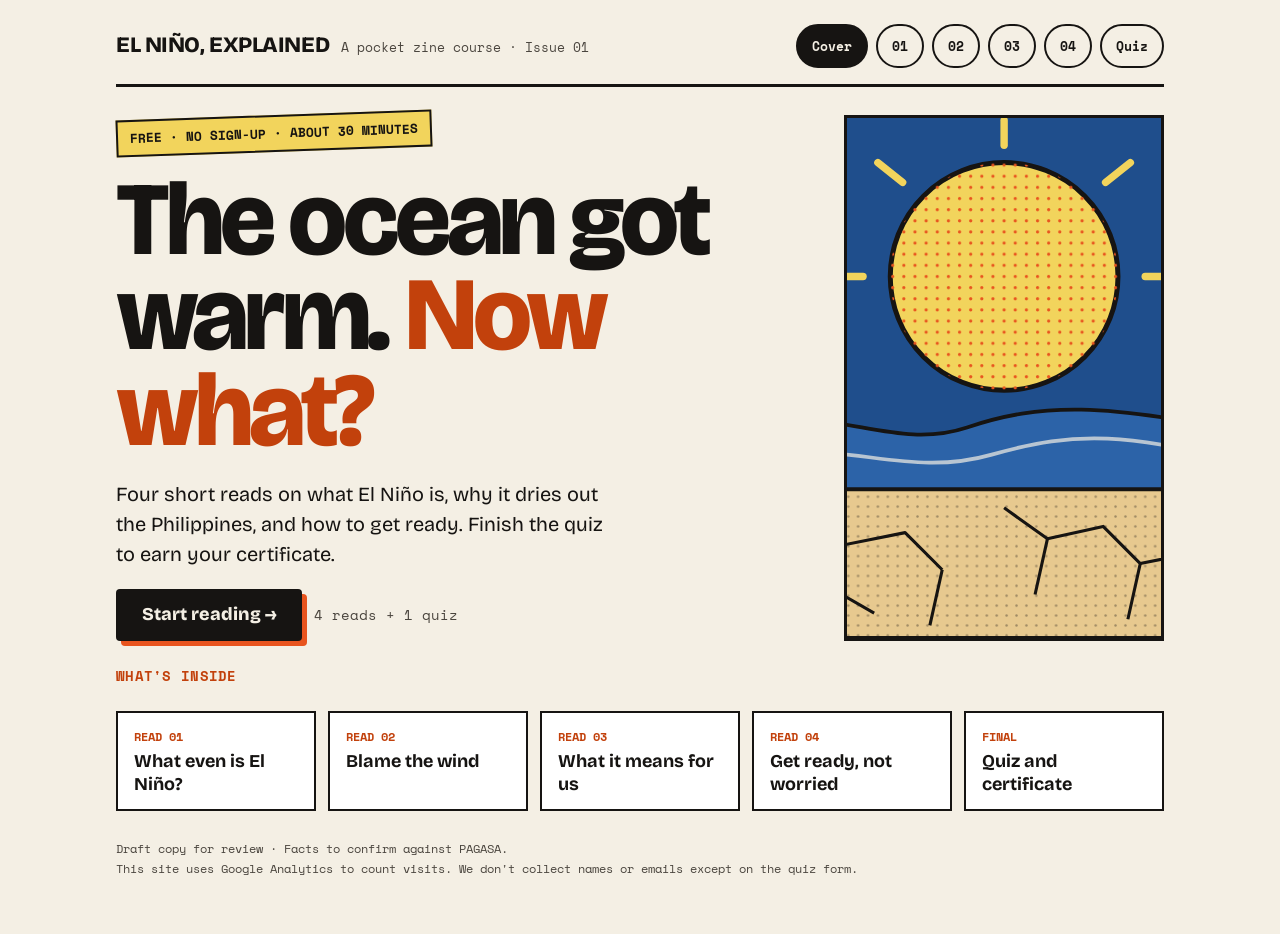
<file: index.html>
<!doctype html>
<html lang="en">
<head>
<meta charset="utf-8">
<meta name="viewport" content="width=device-width, initial-scale=1">
<title>Home · El Niño, Explained</title>
<meta name="description" content="A free, no-sign-up zine course on what El Niño is, why it dries out the Philippines, and how to get ready.">
<meta name="theme-color" content="#F4EFE4">
<link rel="icon" href="data:image/svg+xml,%3Csvg xmlns='http://www.w3.org/2000/svg' viewBox='0 0 32 32'%3E%3Ccircle cx='16' cy='16' r='12' fill='%23F2D45C' stroke='%23161412' stroke-width='3'/%3E%3C/svg%3E">
<link rel="preconnect" href="https://fonts.googleapis.com">
<link rel="preconnect" href="https://fonts.gstatic.com" crossorigin>
<link href="https://fonts.googleapis.com/css2?family=Bricolage+Grotesque:opsz,wght@12..96,400;12..96,600;12..96,800&family=Space+Mono:wght@400;700&display=swap" rel="stylesheet">
<link rel="stylesheet" href="assets/style.css?v=1795278143">
<script src="assets/config.js?v=1795278143"></script>
<script src="assets/site.js?v=1795278143"></script>
</head>
<body>
<a class="skip" href="#content">Skip to content</a>
<div class="wrap">
<header class="top">
<a class="brand" href="index.html"><b>EL NIÑO, EXPLAINED</b><span>A pocket zine course · Issue 01</span></a>
<ul class="nav"><li><a href="index.html" aria-current="page" aria-label="Home">Cover</a></li><li><a href="read-01.html" aria-label="Read 01: What even is El Niño?">01</a></li><li><a href="read-02.html" aria-label="Read 02: Blame the wind">02</a></li><li><a href="read-03.html" aria-label="Read 03: What it means for us">03</a></li><li><a href="read-04.html" aria-label="Read 04: Get ready, not worried">04</a></li><li><a href="quiz.html" aria-label="Quiz and certificate">Quiz</a></li></ul>
</header>
<main id="content" class="stack">

<section class="hero">
<div class="main">
<span class="tag">FREE · NO SIGN-UP · ABOUT 30 MINUTES</span>
<h1>The ocean got warm. <em>Now what?</em></h1>
<p class="lede">Four short reads on what El Niño is, why it dries out the Philippines, and how to get ready. Finish the quiz to earn your certificate.</p>
<div class="row" style="gap:12px;align-items:center">
<a class="btn" href="read-01.html">Start reading →</a>
<span class="mono small">4 reads + 1 quiz</span>
</div>
</div>
<div class="cover-art"><svg viewBox="0 0 400 420" preserveAspectRatio="xMidYMid slice" aria-hidden="true">
<defs>
<pattern id="dots" width="9" height="9" patternUnits="userSpaceOnUse"><circle cx="2" cy="2" r="1.3" fill="#E8541E"/></pattern>
<pattern id="inkdots" width="8" height="8" patternUnits="userSpaceOnUse"><circle cx="2" cy="2" r="1" fill="#161412" opacity=".35"/></pattern>
</defs>
<rect width="400" height="420" fill="#1F4E8C"/>
<g stroke="#F2D45C" stroke-width="6" stroke-linecap="round">
<line x1="200" y1="22" x2="200" y2="2"/><line x1="282" y1="52" x2="302" y2="36"/><line x1="118" y1="52" x2="98" y2="36"/>
<line x1="86" y1="128" x2="62" y2="128"/><line x1="314" y1="128" x2="338" y2="128"/>
</g>
<circle cx="200" cy="128" r="92" fill="#F2D45C" stroke="#161412" stroke-width="4"/>
<circle cx="200" cy="128" r="92" fill="url(#dots)"/>
<path d="M0 250 C60 230 110 270 170 250 S280 230 400 255 L400 300 L0 300 Z" fill="#2C63A8" stroke="#161412" stroke-width="3"/>
<path d="M0 275 C70 258 120 292 190 272 S300 255 400 280" fill="none" stroke="#F4EFE4" stroke-width="3" opacity=".7"/>
<path d="M0 300 L400 300 L400 420 L0 420 Z" fill="#E7C98F" stroke="#161412" stroke-width="3"/>
<rect x="0" y="300" width="400" height="120" fill="url(#inkdots)"/>
<g fill="none" stroke="#161412" stroke-width="2.5" stroke-linejoin="round">
<path d="M30 320 L70 345 L60 380 L95 400"/><path d="M70 345 L120 335 L150 365"/><path d="M150 365 L140 410"/>
<path d="M200 315 L235 340 L280 330 L310 360 L300 405"/><path d="M235 340 L225 385"/><path d="M310 360 L360 350 L395 375"/>
</g>
</svg></div>
</section>
<section class="stack" aria-labelledby="inside">
<p class="kicker" id="inside">WHAT'S INSIDE</p>
<ol class="toc">
<li><a href="read-01.html"><span class="mono">READ 01</span><b>What even is El Niño?</b></a></li>
<li><a href="read-02.html"><span class="mono">READ 02</span><b>Blame the wind</b></a></li>
<li><a href="read-03.html"><span class="mono">READ 03</span><b>What it means for us</b></a></li>
<li><a href="read-04.html"><span class="mono">READ 04</span><b>Get ready, not worried</b></a></li>
<li><a href="quiz.html"><span class="mono">FINAL</span><b>Quiz and certificate</b></a></li>
</ol>
</section>

</main>

<footer class="foot">
<p>Draft copy for review · Facts to confirm against PAGASA.</p>
<p>This site uses Google Analytics to count visits. We don't collect names or emails except on the quiz form.</p>
</footer>
</div>
</body>
</html>
</file>
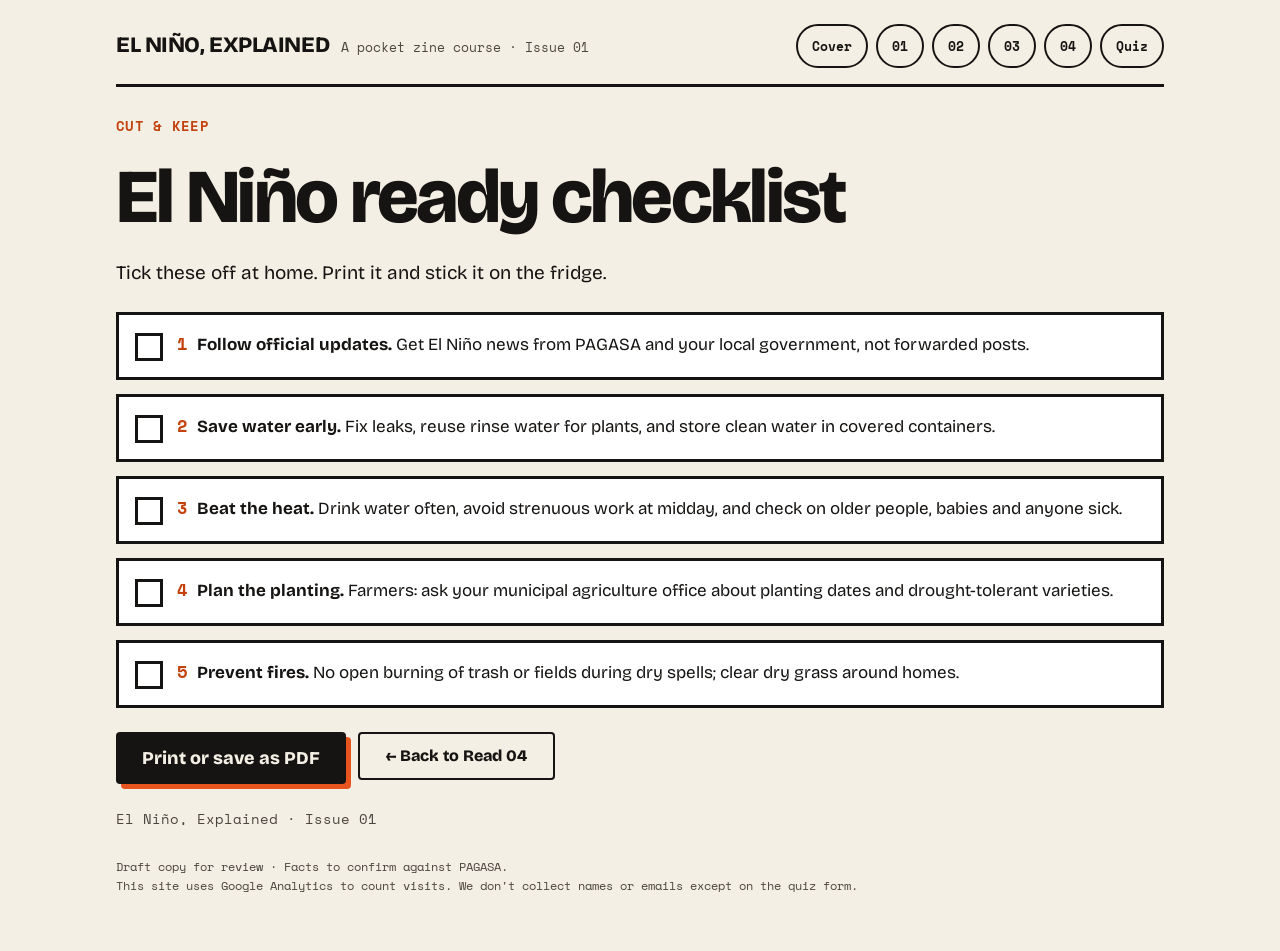
<file: checklist.html>
<!doctype html>
<html lang="en">
<head>
<meta charset="utf-8">
<meta name="viewport" content="width=device-width, initial-scale=1">
<title>El Niño ready checklist · El Niño, Explained</title>
<meta name="description" content="A printable household checklist for El Niño.">
<meta name="theme-color" content="#F4EFE4">
<link rel="icon" href="data:image/svg+xml,%3Csvg xmlns='http://www.w3.org/2000/svg' viewBox='0 0 32 32'%3E%3Ccircle cx='16' cy='16' r='12' fill='%23F2D45C' stroke='%23161412' stroke-width='3'/%3E%3C/svg%3E">
<link rel="preconnect" href="https://fonts.googleapis.com">
<link rel="preconnect" href="https://fonts.gstatic.com" crossorigin>
<link href="https://fonts.googleapis.com/css2?family=Bricolage+Grotesque:opsz,wght@12..96,400;12..96,600;12..96,800&family=Space+Mono:wght@400;700&display=swap" rel="stylesheet">
<link rel="stylesheet" href="assets/style.css?v=1795278143">
<script src="assets/config.js?v=1795278143"></script>
<script src="assets/site.js?v=1795278143"></script>
</head>
<body>
<a class="skip" href="#content">Skip to content</a>
<div class="wrap">
<header class="top">
<a class="brand" href="index.html"><b>EL NIÑO, EXPLAINED</b><span>A pocket zine course · Issue 01</span></a>
<ul class="nav"><li><a href="index.html" aria-label="Home">Cover</a></li><li><a href="read-01.html" aria-label="Read 01: What even is El Niño?">01</a></li><li><a href="read-02.html" aria-label="Read 02: Blame the wind">02</a></li><li><a href="read-03.html" aria-label="Read 03: What it means for us">03</a></li><li><a href="read-04.html" aria-label="Read 04: Get ready, not worried">04</a></li><li><a href="quiz.html" aria-label="Quiz and certificate">Quiz</a></li></ul>
</header>
<main id="content" class="stack">

<p class="kicker">CUT &amp; KEEP</p>
<h2>El Niño ready checklist</h2>
<p class="measure">Tick these off at home. Print it and stick it on the fridge.</p>
<ul class="checklist">
<li><span class="box" aria-hidden="true"></span><p><span class="num">1 </span><strong>Follow official updates.</strong> Get El Niño news from PAGASA and your local government, not forwarded posts.</p></li>
<li><span class="box" aria-hidden="true"></span><p><span class="num">2 </span><strong>Save water early.</strong> Fix leaks, reuse rinse water for plants, and store clean water in covered containers.</p></li>
<li><span class="box" aria-hidden="true"></span><p><span class="num">3 </span><strong>Beat the heat.</strong> Drink water often, avoid strenuous work at midday, and check on older people, babies and anyone sick.</p></li>
<li><span class="box" aria-hidden="true"></span><p><span class="num">4 </span><strong>Plan the planting.</strong> Farmers: ask your municipal agriculture office about planting dates and drought-tolerant varieties.</p></li>
<li><span class="box" aria-hidden="true"></span><p><span class="num">5 </span><strong>Prevent fires.</strong> No open burning of trash or fields during dry spells; clear dry grass around homes.</p></li>
</ul>
<div class="row no-print" style="gap:12px">
<button class="btn" id="print-btn" type="button">Print or save as PDF</button>
<a class="btn ghost" href="read-04.html">← Back to Read 04</a>
</div>
<p class="mono small">El Niño, Explained · Issue 01</p>

</main>

<footer class="foot">
<p>Draft copy for review · Facts to confirm against PAGASA.</p>
<p>This site uses Google Analytics to count visits. We don't collect names or emails except on the quiz form.</p>
</footer>
</div>
</body>
</html>
</file>
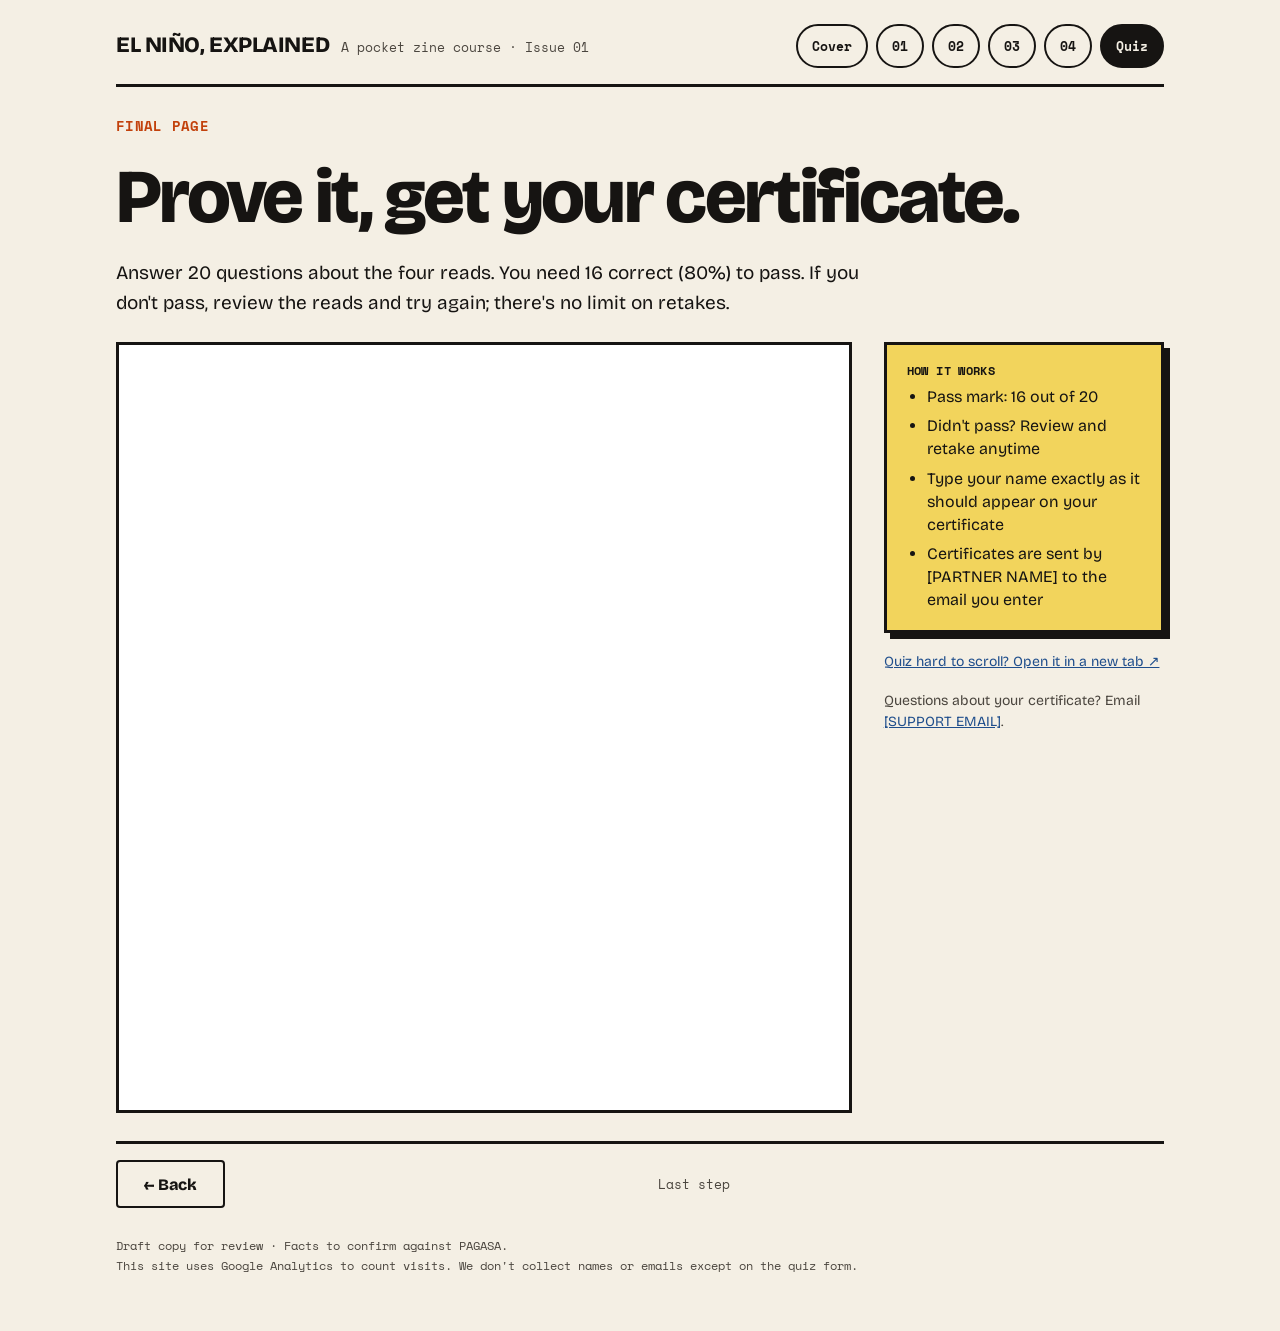
<file: quiz.html>
<!doctype html>
<html lang="en">
<head>
<meta charset="utf-8">
<meta name="viewport" content="width=device-width, initial-scale=1">
<title>Quiz and certificate · El Niño, Explained</title>
<meta name="description" content="Take the 20-question El Niño quiz to earn your certificate.">
<meta name="theme-color" content="#F4EFE4">
<link rel="icon" href="data:image/svg+xml,%3Csvg xmlns='http://www.w3.org/2000/svg' viewBox='0 0 32 32'%3E%3Ccircle cx='16' cy='16' r='12' fill='%23F2D45C' stroke='%23161412' stroke-width='3'/%3E%3C/svg%3E">
<link rel="preconnect" href="https://fonts.googleapis.com">
<link rel="preconnect" href="https://fonts.gstatic.com" crossorigin>
<link href="https://fonts.googleapis.com/css2?family=Bricolage+Grotesque:opsz,wght@12..96,400;12..96,600;12..96,800&family=Space+Mono:wght@400;700&display=swap" rel="stylesheet">
<link rel="stylesheet" href="assets/style.css?v=1795278143">
<script src="assets/config.js?v=1795278143"></script>
<script src="assets/site.js?v=1795278143"></script>
</head>
<body>
<a class="skip" href="#content">Skip to content</a>
<div class="wrap">
<header class="top">
<a class="brand" href="index.html"><b>EL NIÑO, EXPLAINED</b><span>A pocket zine course · Issue 01</span></a>
<ul class="nav"><li><a href="index.html" aria-label="Home">Cover</a></li><li><a href="read-01.html" aria-label="Read 01: What even is El Niño?">01</a></li><li><a href="read-02.html" aria-label="Read 02: Blame the wind">02</a></li><li><a href="read-03.html" aria-label="Read 03: What it means for us">03</a></li><li><a href="read-04.html" aria-label="Read 04: Get ready, not worried">04</a></li><li><a href="quiz.html" aria-current="page" aria-label="Quiz and certificate">Quiz</a></li></ul>
</header>
<main id="content" class="stack">

<p class="kicker">FINAL PAGE</p>
<h2>Prove it, get your certificate.</h2>
<p class="measure">Answer 20 questions about the four reads. You need 16 correct (80%) to pass. If you don't pass, review the reads and try again; there's no limit on retakes.</p>
<div class="row">
<div id="quiz-slot" class="quiz-slot">
<p class="label">QUIZ COMING SOON</p>
<p>The quiz will appear here.</p>
<p class="small">Site owner: add your Google Form link in assets/config.js.</p>
</div>
<aside class="side">
<div class="sticker howto"><p class="label">HOW IT WORKS</p>
<ul>
<li>Pass mark: 16 out of 20</li>
<li>Didn't pass? Review and retake anytime</li>
<li>Type your name exactly as it should appear on your certificate</li>
<li>Certificates are sent by <span data-partner>our certificate partner</span> to the email you enter</li>
</ul></div>
<p class="small"><a id="quiz-newtab" href="#" target="_blank" rel="noopener" hidden>Quiz hard to scroll? Open it in a new tab ↗</a></p>
<p class="small">Questions about your certificate? Email <a data-support href="#"></a>.</p>
</aside>
</div>

</main>
<nav class="pager" aria-label="Page navigation"><a class="btn ghost" href="read-04.html">← Back</a><span class="count">Last step</span><span class="spacer"></span></nav>
<footer class="foot">
<p>Draft copy for review · Facts to confirm against PAGASA.</p>
<p>This site uses Google Analytics to count visits. We don't collect names or emails except on the quiz form.</p>
</footer>
</div>
</body>
</html>
</file>
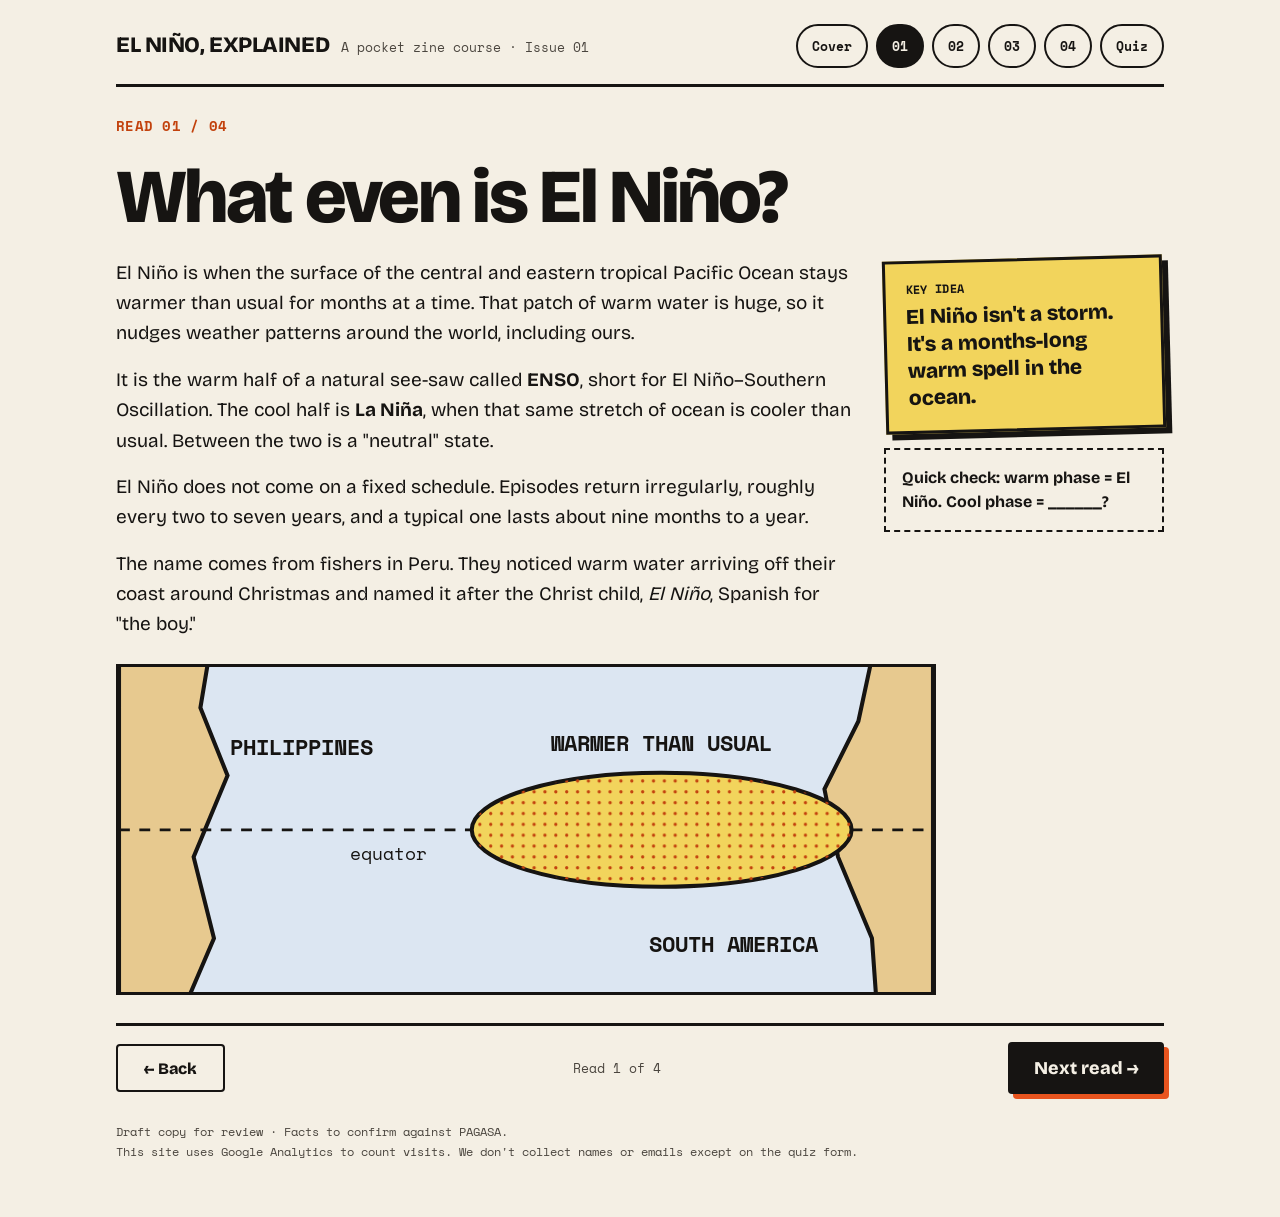
<file: read-01.html>
<!doctype html>
<html lang="en">
<head>
<meta charset="utf-8">
<meta name="viewport" content="width=device-width, initial-scale=1">
<title>Read 01: What even is El Niño? · El Niño, Explained</title>
<meta name="description" content="El Niño is a months-long warm spell in the tropical Pacific Ocean.">
<meta name="theme-color" content="#F4EFE4">
<link rel="icon" href="data:image/svg+xml,%3Csvg xmlns='http://www.w3.org/2000/svg' viewBox='0 0 32 32'%3E%3Ccircle cx='16' cy='16' r='12' fill='%23F2D45C' stroke='%23161412' stroke-width='3'/%3E%3C/svg%3E">
<link rel="preconnect" href="https://fonts.googleapis.com">
<link rel="preconnect" href="https://fonts.gstatic.com" crossorigin>
<link href="https://fonts.googleapis.com/css2?family=Bricolage+Grotesque:opsz,wght@12..96,400;12..96,600;12..96,800&family=Space+Mono:wght@400;700&display=swap" rel="stylesheet">
<link rel="stylesheet" href="assets/style.css?v=1795278143">
<script src="assets/config.js?v=1795278143"></script>
<script src="assets/site.js?v=1795278143"></script>
</head>
<body>
<a class="skip" href="#content">Skip to content</a>
<div class="wrap">
<header class="top">
<a class="brand" href="index.html"><b>EL NIÑO, EXPLAINED</b><span>A pocket zine course · Issue 01</span></a>
<ul class="nav"><li><a href="index.html" aria-label="Home">Cover</a></li><li><a href="read-01.html" aria-current="page" aria-label="Read 01: What even is El Niño?">01</a></li><li><a href="read-02.html" aria-label="Read 02: Blame the wind">02</a></li><li><a href="read-03.html" aria-label="Read 03: What it means for us">03</a></li><li><a href="read-04.html" aria-label="Read 04: Get ready, not worried">04</a></li><li><a href="quiz.html" aria-label="Quiz and certificate">Quiz</a></li></ul>
</header>
<main id="content" class="stack">

<p class="kicker">READ 01 / 04</p>
<h2>What even is El Niño?</h2>
<div class="row">
<div class="main">
<p>El Niño is when the surface of the central and eastern tropical Pacific Ocean stays warmer than usual for months at a time. That patch of warm water is huge, so it nudges weather patterns around the world, including ours.</p>
<p>It is the warm half of a natural see-saw called <strong>ENSO</strong>, short for El Niño–Southern Oscillation. The cool half is <strong>La Niña</strong>, when that same stretch of ocean is cooler than usual. Between the two is a "neutral" state.</p>
<p>El Niño does not come on a fixed schedule. Episodes return irregularly, roughly every two to seven years, and a typical one lasts about nine months to a year.</p>
<p>The name comes from fishers in Peru. They noticed warm water arriving off their coast around Christmas and named it after the Christ child, <em>El Niño</em>, Spanish for "the boy."</p>
</div>
<aside class="side">
<div class="sticker tilt-l"><p class="label">KEY IDEA</p><p>El Niño isn't a storm. It's a months-long warm spell in the ocean.</p></div>
<details class="dashed reveal"><summary>Quick check: warm phase = El Niño. Cool phase = ______?</summary><p>La Niña.</p></details>
</aside>
</div>
<figure class="map"><svg viewBox="0 30 600 240" role="img" aria-label="Simple map of the tropical Pacific. The Philippines is on the far left, South America on the far right, and a warm orange band stretches along the equator toward South America during El Niño.">
<defs><pattern id="hd" width="8" height="8" patternUnits="userSpaceOnUse"><circle cx="2" cy="2" r="1.2" fill="#C2410C"/></pattern></defs>
<rect width="600" height="300" fill="#DCE6F2"/>
<path d="M0 0 L70 0 L60 60 L80 110 L55 170 L70 230 L40 300 L0 300 Z" fill="#E7C98F" stroke="#161412" stroke-width="3"/>
<path d="M600 0 L560 0 L545 70 L520 120 L530 170 L555 230 L560 300 L600 300 Z" fill="#E7C98F" stroke="#161412" stroke-width="3"/>
<line x1="0" y1="150" x2="600" y2="150" stroke="#161412" stroke-width="2" stroke-dasharray="8 7"/>
<ellipse cx="400" cy="150" rx="140" ry="42" fill="#F2D45C" stroke="#161412" stroke-width="3"/>
<ellipse cx="400" cy="150" rx="140" ry="42" fill="url(#hd)"/>
<g font-family="Space Mono, monospace" font-size="16" font-weight="700" fill="#161412">
<text x="82" y="95">PHILIPPINES</text>
<text x="400" y="92" text-anchor="middle">WARMER THAN USUAL</text>
<text x="515" y="240" text-anchor="end">SOUTH AMERICA</text>
<text x="170" y="172" font-size="13" font-weight="400">equator</text>
</g>
</svg></figure>

</main>
<nav class="pager" aria-label="Page navigation"><a class="btn ghost" href="index.html">← Back</a><span class="count">Read 1 of 4</span><a class="btn" href="read-02.html">Next read →</a></nav>
<footer class="foot">
<p>Draft copy for review · Facts to confirm against PAGASA.</p>
<p>This site uses Google Analytics to count visits. We don't collect names or emails except on the quiz form.</p>
</footer>
</div>
</body>
</html>
</file>
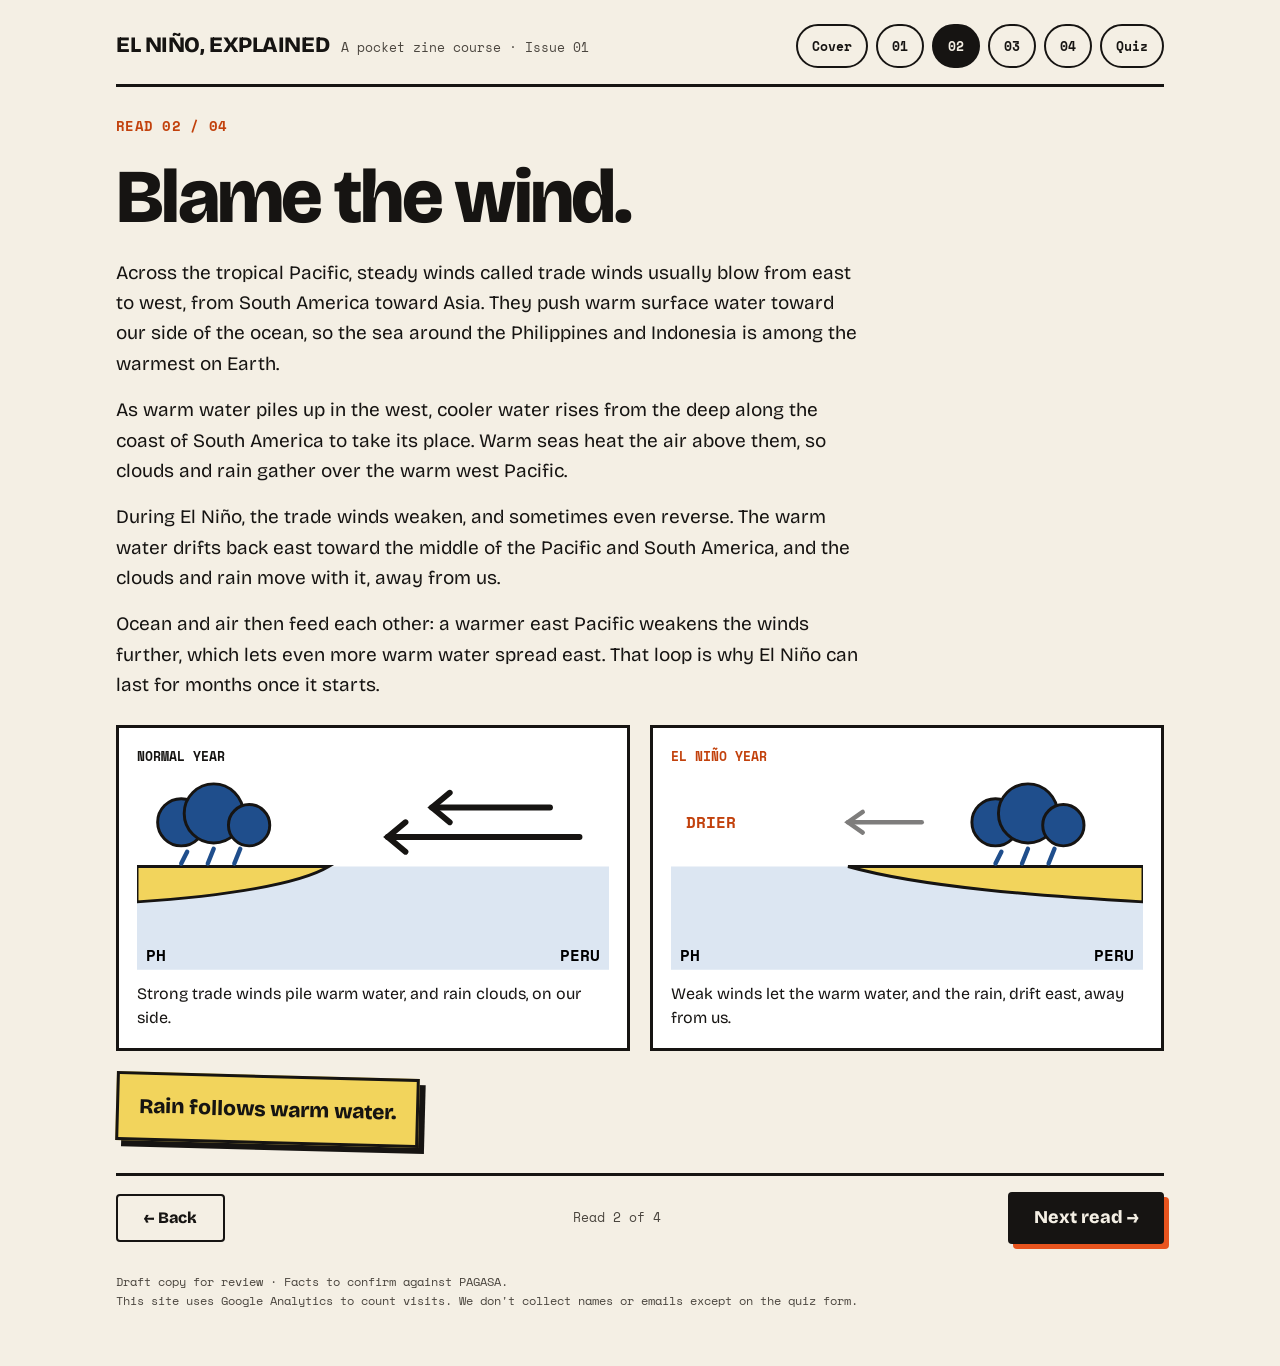
<file: read-02.html>
<!doctype html>
<html lang="en">
<head>
<meta charset="utf-8">
<meta name="viewport" content="width=device-width, initial-scale=1">
<title>Read 02: Blame the wind · El Niño, Explained</title>
<meta name="description" content="How weak trade winds let warm water and rain drift away from the Philippines.">
<meta name="theme-color" content="#F4EFE4">
<link rel="icon" href="data:image/svg+xml,%3Csvg xmlns='http://www.w3.org/2000/svg' viewBox='0 0 32 32'%3E%3Ccircle cx='16' cy='16' r='12' fill='%23F2D45C' stroke='%23161412' stroke-width='3'/%3E%3C/svg%3E">
<link rel="preconnect" href="https://fonts.googleapis.com">
<link rel="preconnect" href="https://fonts.gstatic.com" crossorigin>
<link href="https://fonts.googleapis.com/css2?family=Bricolage+Grotesque:opsz,wght@12..96,400;12..96,600;12..96,800&family=Space+Mono:wght@400;700&display=swap" rel="stylesheet">
<link rel="stylesheet" href="assets/style.css?v=1795278143">
<script src="assets/config.js?v=1795278143"></script>
<script src="assets/site.js?v=1795278143"></script>
</head>
<body>
<a class="skip" href="#content">Skip to content</a>
<div class="wrap">
<header class="top">
<a class="brand" href="index.html"><b>EL NIÑO, EXPLAINED</b><span>A pocket zine course · Issue 01</span></a>
<ul class="nav"><li><a href="index.html" aria-label="Home">Cover</a></li><li><a href="read-01.html" aria-label="Read 01: What even is El Niño?">01</a></li><li><a href="read-02.html" aria-current="page" aria-label="Read 02: Blame the wind">02</a></li><li><a href="read-03.html" aria-label="Read 03: What it means for us">03</a></li><li><a href="read-04.html" aria-label="Read 04: Get ready, not worried">04</a></li><li><a href="quiz.html" aria-label="Quiz and certificate">Quiz</a></li></ul>
</header>
<main id="content" class="stack">

<p class="kicker">READ 02 / 04</p>
<h2>Blame the wind.</h2>
<div class="main measure" style="flex:none">
<p>Across the tropical Pacific, steady winds called trade winds usually blow from east to west, from South America toward Asia. They push warm surface water toward our side of the ocean, so the sea around the Philippines and Indonesia is among the warmest on Earth.</p>
<p>As warm water piles up in the west, cooler water rises from the deep along the coast of South America to take its place. Warm seas heat the air above them, so clouds and rain gather over the warm west Pacific.</p>
<p>During El Niño, the trade winds weaken, and sometimes even reverse. The warm water drifts back east toward the middle of the Pacific and South America, and the clouds and rain move with it, away from us.</p>
<p>Ocean and air then feed each other: a warmer east Pacific weakens the winds further, which lets even more warm water spread east. That loop is why El Niño can last for months once it starts.</p>
</div>
<div class="row" style="gap:20px">
<figure class="panel">
<figcaption>NORMAL YEAR</figcaption>
<svg viewBox="0 0 320 130" role="img" aria-label="Normal year: strong winds blow west, warm water and rain clouds sit near the Philippines.">
<rect x="0" y="60" width="320" height="70" fill="#DCE6F2"/>
<path d="M0 60 L130 60 C110 72 60 80 0 84 Z" fill="#F2D45C" stroke="#161412" stroke-width="2"/>
<g stroke="#161412" stroke-width="4" fill="none" stroke-linecap="round"><path d="M300 40 L170 40"/><path d="M182 30 L170 40 L182 50"/><path d="M280 20 L200 20"/><path d="M212 10 L200 20 L212 30"/></g>
<g fill="#1F4E8C" stroke="#161412" stroke-width="2"><circle cx="30" cy="30" r="16"/><circle cx="52" cy="24" r="20"/><circle cx="76" cy="32" r="14"/></g>
<g stroke="#1F4E8C" stroke-width="3" stroke-linecap="round"><line x1="34" y1="50" x2="30" y2="58"/><line x1="52" y1="48" x2="48" y2="58"/><line x1="70" y1="48" x2="66" y2="58"/></g>
<text x="6" y="124" font-family="Space Mono, monospace" font-size="11" font-weight="700">PH</text><text x="314" y="124" text-anchor="end" font-family="Space Mono, monospace" font-size="11" font-weight="700">PERU</text>
</svg>
<p>Strong trade winds pile warm water, and rain clouds, on our side.</p>
</figure>
<figure class="panel alt">
<figcaption>EL NIÑO YEAR</figcaption>
<svg viewBox="0 0 320 130" role="img" aria-label="El Niño year: winds are weak, warm water and rain clouds have shifted east toward South America.">
<rect x="0" y="60" width="320" height="70" fill="#DCE6F2"/>
<path d="M120 60 L320 60 L320 84 C250 80 170 74 120 60 Z" fill="#F2D45C" stroke="#161412" stroke-width="2"/>
<g stroke="#161412" stroke-width="3" fill="none" stroke-linecap="round" opacity=".55"><path d="M170 30 L120 30"/><path d="M130 23 L120 30 L130 37"/></g>
<g fill="#1F4E8C" stroke="#161412" stroke-width="2"><circle cx="220" cy="30" r="16"/><circle cx="242" cy="24" r="20"/><circle cx="266" cy="32" r="14"/></g>
<g stroke="#1F4E8C" stroke-width="3" stroke-linecap="round"><line x1="224" y1="50" x2="220" y2="58"/><line x1="242" y1="48" x2="238" y2="58"/><line x1="260" y1="48" x2="256" y2="58"/></g>
<text x="10" y="34" font-family="Space Mono, monospace" font-size="11" font-weight="700" fill="#C2410C">DRIER</text>
<text x="6" y="124" font-family="Space Mono, monospace" font-size="11" font-weight="700">PH</text><text x="314" y="124" text-anchor="end" font-family="Space Mono, monospace" font-size="11" font-weight="700">PERU</text>
</svg>
<p>Weak winds let the warm water, and the rain, drift east, away from us.</p>
</figure>
</div>
<div class="sticker tilt-r" style="align-self:flex-start">Rain follows warm water.</div>

</main>
<nav class="pager" aria-label="Page navigation"><a class="btn ghost" href="read-01.html">← Back</a><span class="count">Read 2 of 4</span><a class="btn" href="read-03.html">Next read →</a></nav>
<footer class="foot">
<p>Draft copy for review · Facts to confirm against PAGASA.</p>
<p>This site uses Google Analytics to count visits. We don't collect names or emails except on the quiz form.</p>
</footer>
</div>
</body>
</html>
</file>
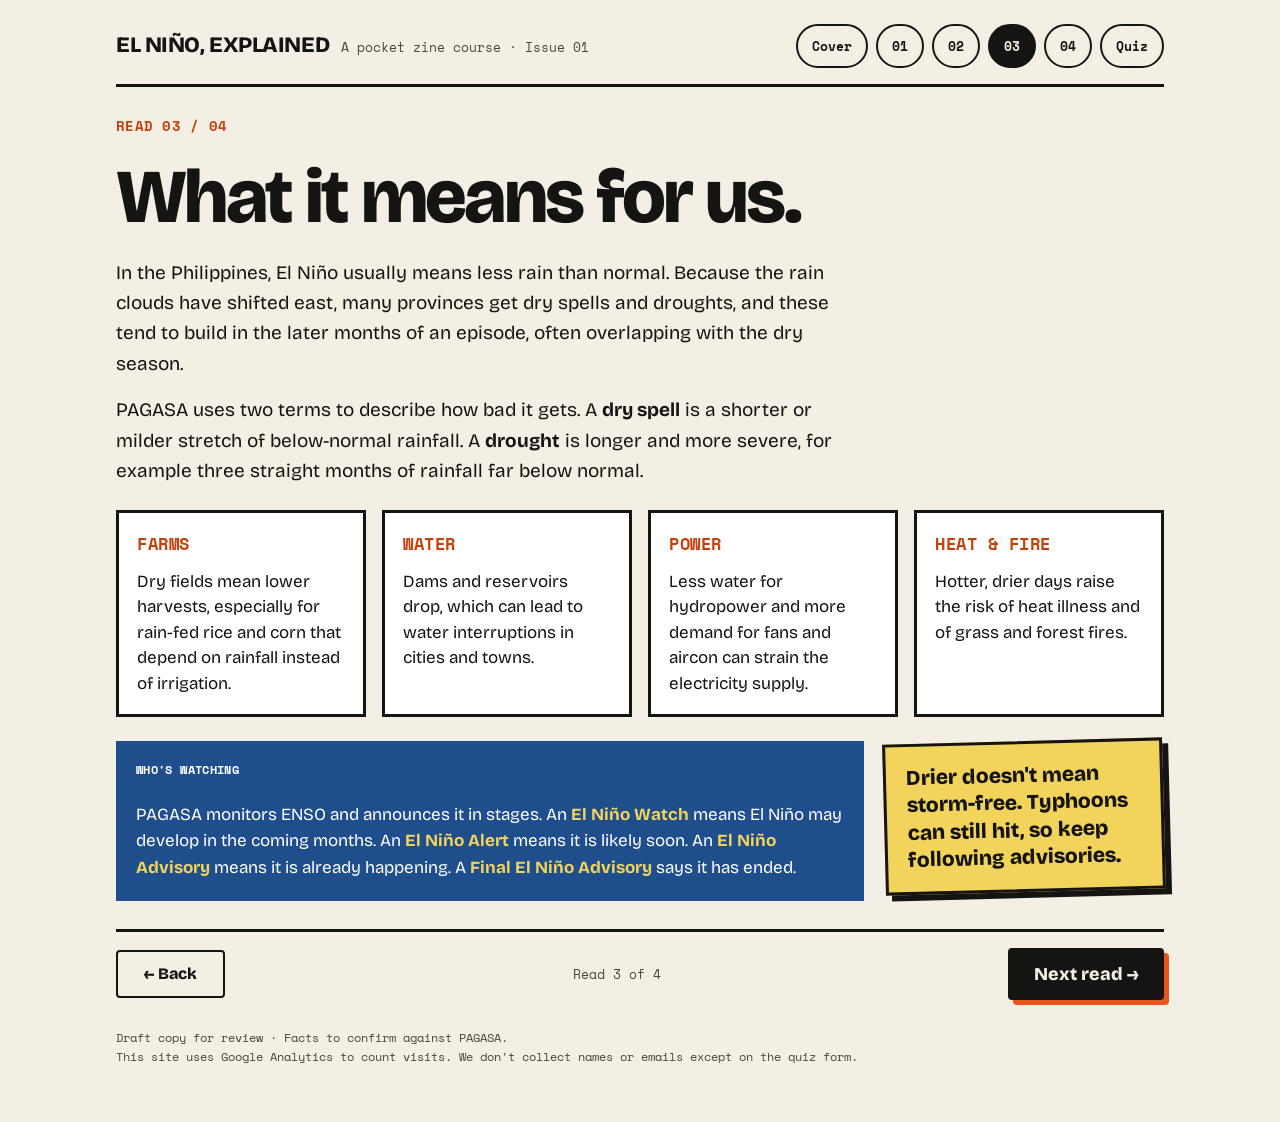
<file: read-03.html>
<!doctype html>
<html lang="en">
<head>
<meta charset="utf-8">
<meta name="viewport" content="width=device-width, initial-scale=1">
<title>Read 03: What it means for us · El Niño, Explained</title>
<meta name="description" content="El Niño usually brings less rain to the Philippines, affecting farms, water, power and health.">
<meta name="theme-color" content="#F4EFE4">
<link rel="icon" href="data:image/svg+xml,%3Csvg xmlns='http://www.w3.org/2000/svg' viewBox='0 0 32 32'%3E%3Ccircle cx='16' cy='16' r='12' fill='%23F2D45C' stroke='%23161412' stroke-width='3'/%3E%3C/svg%3E">
<link rel="preconnect" href="https://fonts.googleapis.com">
<link rel="preconnect" href="https://fonts.gstatic.com" crossorigin>
<link href="https://fonts.googleapis.com/css2?family=Bricolage+Grotesque:opsz,wght@12..96,400;12..96,600;12..96,800&family=Space+Mono:wght@400;700&display=swap" rel="stylesheet">
<link rel="stylesheet" href="assets/style.css?v=1795278143">
<script src="assets/config.js?v=1795278143"></script>
<script src="assets/site.js?v=1795278143"></script>
</head>
<body>
<a class="skip" href="#content">Skip to content</a>
<div class="wrap">
<header class="top">
<a class="brand" href="index.html"><b>EL NIÑO, EXPLAINED</b><span>A pocket zine course · Issue 01</span></a>
<ul class="nav"><li><a href="index.html" aria-label="Home">Cover</a></li><li><a href="read-01.html" aria-label="Read 01: What even is El Niño?">01</a></li><li><a href="read-02.html" aria-label="Read 02: Blame the wind">02</a></li><li><a href="read-03.html" aria-current="page" aria-label="Read 03: What it means for us">03</a></li><li><a href="read-04.html" aria-label="Read 04: Get ready, not worried">04</a></li><li><a href="quiz.html" aria-label="Quiz and certificate">Quiz</a></li></ul>
</header>
<main id="content" class="stack">

<p class="kicker">READ 03 / 04</p>
<h2>What it means for us.</h2>
<div class="main measure" style="flex:none">
<p>In the Philippines, El Niño usually means less rain than normal. Because the rain clouds have shifted east, many provinces get dry spells and droughts, and these tend to build in the later months of an episode, often overlapping with the dry season.</p>
<p>PAGASA uses two terms to describe how bad it gets. A <strong>dry spell</strong> is a shorter or milder stretch of below-normal rainfall. A <strong>drought</strong> is longer and more severe, for example three straight months of rainfall far below normal.</p>
</div>
<div class="grid">
<div class="card"><p class="label">FARMS</p><p>Dry fields mean lower harvests, especially for rain-fed rice and corn that depend on rainfall instead of irrigation.</p></div>
<div class="card"><p class="label">WATER</p><p>Dams and reservoirs drop, which can lead to water interruptions in cities and towns.</p></div>
<div class="card"><p class="label">POWER</p><p>Less water for hydropower and more demand for fans and aircon can strain the electricity supply.</p></div>
<div class="card"><p class="label">HEAT &amp; FIRE</p><p>Hotter, drier days raise the risk of heat illness and of grass and forest fires.</p></div>
</div>
<div class="row" style="gap:20px">
<div class="bluebox main">
<p class="label">WHO'S WATCHING</p>
<p>PAGASA monitors ENSO and announces it in stages. An <strong>El Niño Watch</strong> means El Niño may develop in the coming months. An <strong>El Niño Alert</strong> means it is likely soon. An <strong>El Niño Advisory</strong> means it is already happening. A <strong>Final El Niño Advisory</strong> says it has ended.</p>
</div>
<div class="side"><div class="sticker tilt-l">Drier doesn't mean storm-free. Typhoons can still hit, so keep following advisories.</div></div>
</div>

</main>
<nav class="pager" aria-label="Page navigation"><a class="btn ghost" href="read-02.html">← Back</a><span class="count">Read 3 of 4</span><a class="btn" href="read-04.html">Next read →</a></nav>
<footer class="foot">
<p>Draft copy for review · Facts to confirm against PAGASA.</p>
<p>This site uses Google Analytics to count visits. We don't collect names or emails except on the quiz form.</p>
</footer>
</div>
</body>
</html>
</file>
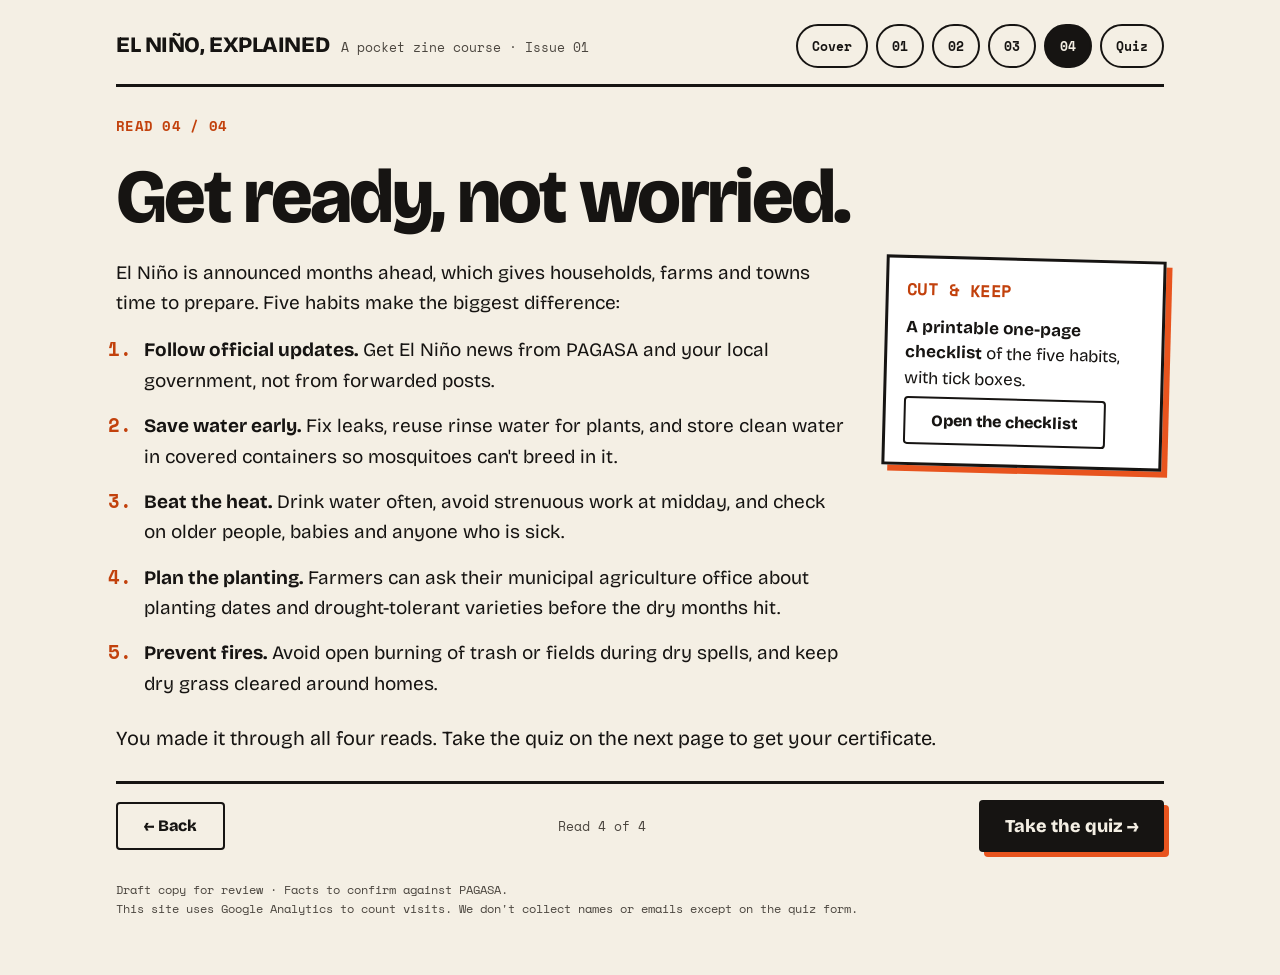
<file: read-04.html>
<!doctype html>
<html lang="en">
<head>
<meta charset="utf-8">
<meta name="viewport" content="width=device-width, initial-scale=1">
<title>Read 04: Get ready, not worried · El Niño, Explained</title>
<meta name="description" content="Five habits that help households, farms and towns prepare for El Niño.">
<meta name="theme-color" content="#F4EFE4">
<link rel="icon" href="data:image/svg+xml,%3Csvg xmlns='http://www.w3.org/2000/svg' viewBox='0 0 32 32'%3E%3Ccircle cx='16' cy='16' r='12' fill='%23F2D45C' stroke='%23161412' stroke-width='3'/%3E%3C/svg%3E">
<link rel="preconnect" href="https://fonts.googleapis.com">
<link rel="preconnect" href="https://fonts.gstatic.com" crossorigin>
<link href="https://fonts.googleapis.com/css2?family=Bricolage+Grotesque:opsz,wght@12..96,400;12..96,600;12..96,800&family=Space+Mono:wght@400;700&display=swap" rel="stylesheet">
<link rel="stylesheet" href="assets/style.css?v=1795278143">
<script src="assets/config.js?v=1795278143"></script>
<script src="assets/site.js?v=1795278143"></script>
</head>
<body>
<a class="skip" href="#content">Skip to content</a>
<div class="wrap">
<header class="top">
<a class="brand" href="index.html"><b>EL NIÑO, EXPLAINED</b><span>A pocket zine course · Issue 01</span></a>
<ul class="nav"><li><a href="index.html" aria-label="Home">Cover</a></li><li><a href="read-01.html" aria-label="Read 01: What even is El Niño?">01</a></li><li><a href="read-02.html" aria-label="Read 02: Blame the wind">02</a></li><li><a href="read-03.html" aria-label="Read 03: What it means for us">03</a></li><li><a href="read-04.html" aria-current="page" aria-label="Read 04: Get ready, not worried">04</a></li><li><a href="quiz.html" aria-label="Quiz and certificate">Quiz</a></li></ul>
</header>
<main id="content" class="stack">

<p class="kicker">READ 04 / 04</p>
<h2>Get ready, not worried.</h2>
<div class="row">
<div class="main">
<p>El Niño is announced months ahead, which gives households, farms and towns time to prepare. Five habits make the biggest difference:</p>
<ol class="steps">
<li><strong>Follow official updates.</strong> Get El Niño news from PAGASA and your local government, not from forwarded posts.</li>
<li><strong>Save water early.</strong> Fix leaks, reuse rinse water for plants, and store clean water in covered containers so mosquitoes can't breed in it.</li>
<li><strong>Beat the heat.</strong> Drink water often, avoid strenuous work at midday, and check on older people, babies and anyone who is sick.</li>
<li><strong>Plan the planting.</strong> Farmers can ask their municipal agriculture office about planting dates and drought-tolerant varieties before the dry months hit.</li>
<li><strong>Prevent fires.</strong> Avoid open burning of trash or fields during dry spells, and keep dry grass cleared around homes.</li>
</ol>
</div>
<aside class="side">
<div class="card tilt-r" style="box-shadow:6px 6px 0 #E8541E">
<p class="label">CUT &amp; KEEP</p>
<p><strong>A printable one-page checklist</strong> of the five habits, with tick boxes.</p>
<p><a class="btn ghost" href="checklist.html">Open the checklist</a></p>
</div>
</aside>
</div>
<p class="lede" style="max-width:none">You made it through all four reads. Take the quiz on the next page to get your certificate.</p>

</main>
<nav class="pager" aria-label="Page navigation"><a class="btn ghost" href="read-03.html">← Back</a><span class="count">Read 4 of 4</span><a class="btn" href="quiz.html">Take the quiz →</a></nav>
<footer class="foot">
<p>Draft copy for review · Facts to confirm against PAGASA.</p>
<p>This site uses Google Analytics to count visits. We don't collect names or emails except on the quiz form.</p>
</footer>
</div>
</body>
</html>
</file>
<file: assets/style.css>
/* El Niño, Explained — zine styles */
:root {
  --paper: #F4EFE4;
  --ink: #161412;
  --ink-soft: #4A453E;
  --blue: #1F4E8C;
  --orange: #C2410C;
  --flame: #E8541E;
  --yellow: #F2D45C;
  --white: #FFFFFF;
  --display: "Bricolage Grotesque", system-ui, sans-serif;
  --mono: "Space Mono", ui-monospace, monospace;
}

* { box-sizing: border-box; }
html { -webkit-text-size-adjust: 100%; }
body {
  margin: 0;
  background: var(--paper);
  color: var(--ink);
  font-family: var(--display);
  font-size: 19px;
  line-height: 1.6;
}
img, svg { max-width: 100%; display: block; }
a { color: var(--blue); }
a:hover { color: #0F2D55; }
:focus-visible { outline: 3px solid var(--blue); outline-offset: 3px; }

.skip { position: absolute; left: -999px; top: 8px; background: var(--ink); color: var(--paper); padding: 8px 12px; z-index: 10; }
.skip:focus { left: 8px; }

.wrap { max-width: 1080px; margin: 0 auto; padding: 24px 16px 56px; display: flex; flex-direction: column; gap: 28px; }

/* ---------- Header + nav ---------- */
.top { display: flex; flex-wrap: wrap; align-items: center; justify-content: space-between; gap: 14px; border-bottom: 3px solid var(--ink); padding-bottom: 16px; }
.brand { display: flex; flex-wrap: wrap; align-items: baseline; gap: 4px 12px; text-decoration: none; color: var(--ink); }
.brand b { font-weight: 800; font-size: 22px; letter-spacing: -0.02em; }
.brand span { font-family: var(--mono); font-size: 13px; color: var(--ink-soft); }
.nav { display: flex; flex-wrap: wrap; gap: 8px; margin: 0; padding: 0; list-style: none; }
.nav a {
  display: inline-flex; align-items: center; justify-content: center;
  min-height: 44px; min-width: 44px; padding: 0 14px;
  border: 2px solid var(--ink); border-radius: 999px;
  font-family: var(--mono); font-size: 13px; font-weight: 700;
  color: var(--ink); text-decoration: none; background: transparent;
}
.nav a:hover { background: var(--yellow); color: var(--ink); }
.nav a[aria-current="page"] { background: var(--ink); color: var(--paper); }

/* ---------- Type ---------- */
.kicker { margin: 0; font-family: var(--mono); font-size: 14px; font-weight: 700; color: var(--orange); letter-spacing: 0.02em; }
h1, h2 { margin: 0; font-weight: 800; letter-spacing: -0.035em; line-height: 0.95; }
h1 { font-size: clamp(46px, 9vw, 104px); line-height: 0.92; letter-spacing: -0.04em; }
h2 { font-size: clamp(40px, 7vw, 76px); }
h3 { margin: 0; font-size: 22px; line-height: 1.25; }
p { margin: 0; }
.lede { font-size: 20px; line-height: 1.5; max-width: 38ch; }
.measure { max-width: 62ch; }
.mono { font-family: var(--mono); }
.label { font-family: var(--mono); font-size: 12px; font-weight: 700; letter-spacing: 0.03em; margin: 0 0 6px; }
.small { font-size: 14px; color: var(--ink-soft); line-height: 1.5; }

/* ---------- Layout helpers ---------- */
.row { display: flex; flex-wrap: wrap; gap: 32px; align-items: flex-start; }
.main { flex: 999 1 460px; min-width: 0; display: flex; flex-direction: column; gap: 16px; }
.side { flex: 1 1 280px; display: flex; flex-direction: column; gap: 18px; }
.stack { display: flex; flex-direction: column; gap: 24px; }
.grid { display: grid; grid-template-columns: repeat(auto-fit, minmax(220px, 1fr)); gap: 16px; }

/* ---------- Zine pieces ---------- */
.sticker {
  background: var(--yellow); border: 3px solid var(--ink);
  padding: 18px 20px; box-shadow: 6px 6px 0 var(--ink);
  font-weight: 800; font-size: 21px; line-height: 1.3;
}
.sticker .label { font-weight: 700; }
.tilt-l { transform: rotate(-1.5deg); }
.tilt-r { transform: rotate(1.5deg); }
.tag {
  align-self: flex-start; display: inline-block;
  background: var(--yellow); border: 2px solid var(--ink);
  padding: 6px 12px; font-family: var(--mono); font-size: 13px; font-weight: 700;
  transform: rotate(-2deg);
}
.card { background: var(--white); border: 3px solid var(--ink); padding: 18px; display: flex; flex-direction: column; gap: 6px; }
.card .label { color: var(--orange); }
.card p { font-size: 17px; line-height: 1.5; }
.dashed { border: 2px dashed var(--ink); padding: 16px; font-size: 16px; line-height: 1.5; }
.bluebox { background: var(--blue); color: var(--white); padding: 20px; font-size: 17px; line-height: 1.55; }
.bluebox strong { color: var(--yellow); }
.reveal summary { cursor: pointer; font-weight: 700; min-height: 44px; display: flex; align-items: center; }

/* ---------- Buttons ---------- */
.btn {
  display: inline-flex; align-items: center; justify-content: center; gap: 8px;
  min-height: 52px; padding: 0 26px;
  background: var(--ink); color: var(--paper); border: 0; border-radius: 4px;
  font-family: var(--display); font-size: 18px; font-weight: 800; text-decoration: none;
  box-shadow: 5px 5px 0 var(--flame); cursor: pointer;
}
.btn:hover { color: var(--paper); transform: translate(-1px, -1px); box-shadow: 6px 6px 0 var(--flame); }
.btn.ghost { background: transparent; color: var(--ink); border: 2px solid var(--ink); box-shadow: none; min-height: 48px; font-size: 16px; }
.btn.ghost:hover { background: var(--yellow); color: var(--ink); }

/* ---------- Pager ---------- */
.pager { display: flex; flex-wrap: wrap; align-items: center; justify-content: space-between; gap: 12px; border-top: 3px solid var(--ink); padding-top: 16px; }
.pager .count { font-family: var(--mono); font-size: 13px; color: var(--ink-soft); }
.pager .spacer { min-width: 1px; }

/* ---------- Home / cover ---------- */
.hero { display: flex; flex-wrap: wrap; gap: 32px; align-items: stretch; }
.hero .main { justify-content: center; gap: 20px; }
.hero h1 em { font-style: normal; color: var(--orange); }
.cover-art { flex: 1 1 320px; min-height: 360px; position: relative; border: 3px solid var(--ink); background: var(--blue); overflow: hidden; }
.cover-art svg { position: absolute; inset: 0; width: 100%; height: 100%; }
.toc { list-style: none; margin: 0; padding: 0; display: grid; grid-template-columns: repeat(auto-fit, minmax(200px, 1fr)); gap: 12px; }
.toc a { height: 100%; display: flex; flex-direction: column; gap: 4px; padding: 14px 16px; border: 2px solid var(--ink); background: var(--white); color: var(--ink); text-decoration: none; min-height: 44px; }
.toc a:hover { background: var(--yellow); }
.toc .mono { font-size: 12px; color: var(--orange); font-weight: 700; }
.toc b { font-size: 18px; line-height: 1.25; }

/* ---------- Figures ---------- */
figure { margin: 0; }
.panel { flex: 1 1 300px; border: 3px solid var(--ink); background: var(--white); padding: 18px; display: flex; flex-direction: column; gap: 12px; }
.panel figcaption { font-family: var(--mono); font-size: 13px; font-weight: 700; }
.panel.alt figcaption { color: var(--orange); }
.panel p { font-size: 16px; line-height: 1.5; }
.map { border: 3px solid var(--ink); background: var(--white); max-width: 820px; }

/* ---------- Lists ---------- */
.steps { margin: 0; padding-left: 28px; display: flex; flex-direction: column; gap: 14px; }
.steps li::marker { font-family: var(--mono); font-weight: 700; color: var(--orange); }

/* ---------- Quiz ---------- */
.quiz-slot { flex: 999 1 460px; min-width: 0; border: 3px dashed var(--ink); background: var(--white); min-height: 360px; display: flex; flex-direction: column; align-items: center; justify-content: center; gap: 10px; padding: 24px; text-align: center; }
.quiz-slot.has-form { border-style: solid; padding: 0; display: block; }
.quiz-frame { width: 100%; height: 85vh; min-height: 640px; border: 0; display: block; }
.howto ul { margin: 0; padding-left: 20px; display: flex; flex-direction: column; gap: 6px; font-size: 16px; line-height: 1.45; font-weight: 400; }

/* ---------- Checklist page ---------- */
.checklist { list-style: none; margin: 0; padding: 0; display: flex; flex-direction: column; gap: 14px; }
.checklist li { display: flex; gap: 14px; align-items: flex-start; border: 3px solid var(--ink); background: var(--white); padding: 16px; }
.checklist .box { flex: 0 0 auto; width: 28px; height: 28px; border: 3px solid var(--ink); background: var(--white); margin-top: 2px; }
.checklist .num { font-family: var(--mono); font-weight: 700; color: var(--orange); }
.checklist p { font-size: 17px; line-height: 1.5; }

/* ---------- Footer ---------- */
.foot { font-family: var(--mono); font-size: 12px; color: var(--ink-soft); line-height: 1.6; }

@media (max-width: 560px) {
  body { font-size: 18px; }
  .sticker { font-size: 19px; }
  .tilt-l, .tilt-r { transform: none; }
  .cover-art { min-height: 300px; }
  .nav { gap: 6px; }
  .nav a { padding: 0 10px; min-width: 44px; }
  .pager .count { order: -1; flex-basis: 100%; }
}

@media (prefers-reduced-motion: reduce) {
  .btn:hover { transform: none; }
}

@media print {
  body { background: #fff; font-size: 12pt; }
  .top, .pager, .foot, .no-print, .skip { display: none !important; }
  .wrap { padding: 0; gap: 14pt; }
  .sticker, .card, .checklist li { box-shadow: none; }
  h2 { font-size: 30pt; }
  .checklist p { font-size: 12pt; }
}
</file>
